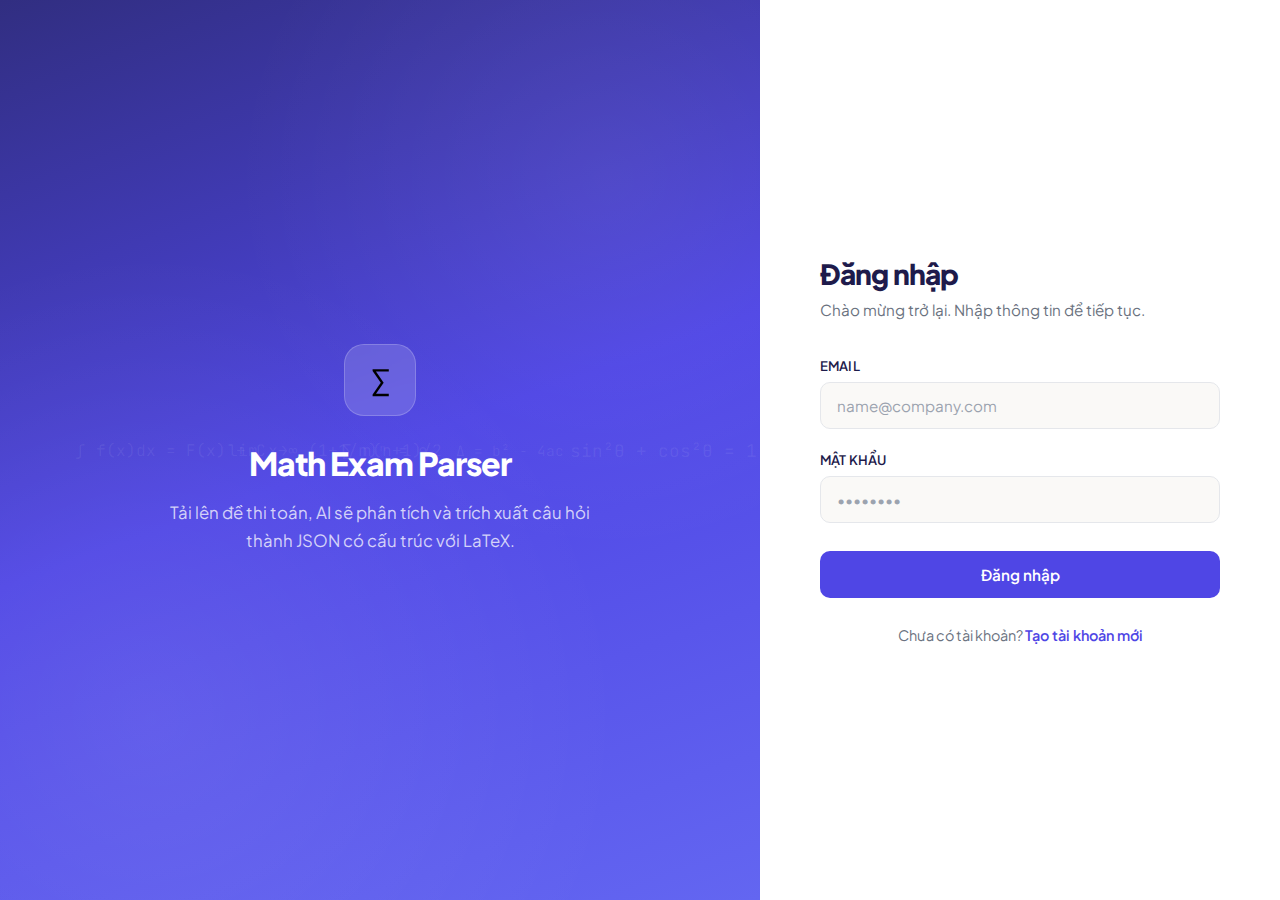
<file: app/templates/login.html>
<!DOCTYPE html>
<html lang="vi">
<head>
    <meta charset="UTF-8">
    <meta name="viewport" content="width=device-width, initial-scale=1.0">
    <title>Đăng nhập — Math Parser</title>
    <link rel="preconnect" href="https://fonts.googleapis.com">
    <link href="https://fonts.googleapis.com/css2?family=Plus+Jakarta+Sans:wght@400;500;600;700;800&family=JetBrains+Mono:wght@400;500&display=swap" rel="stylesheet">
    <style>
        :root {
            --bg: #faf9f7;
            --surface: #ffffff;
            --primary: #4f46e5;
            --primary-light: #eef2ff;
            --primary-dark: #3730a3;
            --text: #1e1b4b;
            --text-secondary: #6b7280;
            --border: #e5e7eb;
            --error: #dc2626;
            --error-bg: #fef2f2;
            --radius: 14px;
            --shadow-sm: 0 1px 2px rgba(0,0,0,0.04);
            --shadow-md: 0 4px 24px rgba(0,0,0,0.06);
            --shadow-lg: 0 12px 48px rgba(0,0,0,0.08);
            --font: 'Plus Jakarta Sans', -apple-system, sans-serif;
            --mono: 'JetBrains Mono', monospace;
        }

        * { margin: 0; padding: 0; box-sizing: border-box; }

        body {
            font-family: var(--font);
            background: var(--bg);
            min-height: 100vh;
            display: flex;
            position: relative;
            overflow: hidden;
        }

        /* Left panel — decorative */
        .auth-hero {
            flex: 1;
            background: var(--primary);
            background: linear-gradient(160deg, #312e81 0%, #4f46e5 50%, #6366f1 100%);
            display: flex;
            flex-direction: column;
            justify-content: center;
            align-items: center;
            padding: 60px;
            position: relative;
            overflow: hidden;
        }

        .auth-hero::before {
            content: '';
            position: absolute;
            inset: 0;
            background:
                radial-gradient(circle at 20% 80%, rgba(255,255,255,0.08) 0%, transparent 50%),
                radial-gradient(circle at 80% 20%, rgba(255,255,255,0.06) 0%, transparent 40%);
        }

        .hero-content {
            position: relative;
            z-index: 1;
            text-align: center;
            max-width: 440px;
        }

        .hero-logo {
            width: 72px;
            height: 72px;
            background: rgba(255,255,255,0.15);
            backdrop-filter: blur(12px);
            border-radius: 20px;
            display: flex;
            align-items: center;
            justify-content: center;
            font-size: 32px;
            margin: 0 auto 28px;
            border: 1px solid rgba(255,255,255,0.2);
        }

        .hero-title {
            color: white;
            font-size: 2rem;
            font-weight: 800;
            letter-spacing: -0.03em;
            line-height: 1.2;
            margin-bottom: 16px;
        }

        .hero-desc {
            color: rgba(255,255,255,0.75);
            font-size: 1.05rem;
            line-height: 1.7;
            font-weight: 400;
        }

        /* Floating math formulas */
        .math-float {
            position: absolute;
            font-family: var(--mono);
            color: rgba(255,255,255,0.07);
            font-size: 1rem;
            white-space: nowrap;
            pointer-events: none;
            animation: floatUp 20s linear infinite;
        }

        @keyframes floatUp {
            0% { transform: translateY(100vh) rotate(0deg); opacity: 0; }
            10% { opacity: 1; }
            90% { opacity: 1; }
            100% { transform: translateY(-100vh) rotate(15deg); opacity: 0; }
        }

        /* Right panel — form */
        .auth-form-panel {
            width: 520px;
            min-width: 420px;
            display: flex;
            flex-direction: column;
            justify-content: center;
            padding: 60px;
            background: var(--surface);
        }

        .form-header {
            margin-bottom: 36px;
        }

        .form-header h1 {
            font-size: 1.75rem;
            font-weight: 800;
            color: var(--text);
            letter-spacing: -0.03em;
            margin-bottom: 8px;
        }

        .form-header p {
            color: var(--text-secondary);
            font-size: 0.95rem;
            line-height: 1.5;
        }

        .form-group {
            margin-bottom: 22px;
        }

        .form-label {
            display: block;
            font-size: 0.82rem;
            font-weight: 600;
            color: var(--text);
            margin-bottom: 8px;
            letter-spacing: 0.01em;
            text-transform: uppercase;
        }

        .form-input {
            width: 100%;
            padding: 13px 16px;
            border: 1.5px solid var(--border);
            border-radius: 10px;
            font-size: 0.95rem;
            font-family: var(--font);
            color: var(--text);
            background: var(--bg);
            transition: all 0.2s ease;
            outline: none;
        }

        .form-input::placeholder {
            color: #9ca3af;
        }

        .form-input:focus {
            border-color: var(--primary);
            background: white;
            box-shadow: 0 0 0 3px var(--primary-light);
        }

        .form-input:hover:not(:focus) {
            border-color: #d1d5db;
        }

        .btn-primary {
            width: 100%;
            padding: 14px;
            background: var(--primary);
            color: white;
            border: none;
            border-radius: 10px;
            font-size: 0.95rem;
            font-weight: 600;
            font-family: var(--font);
            cursor: pointer;
            transition: all 0.2s ease;
            margin-top: 6px;
            position: relative;
            overflow: hidden;
        }

        .btn-primary:hover {
            background: var(--primary-dark);
            transform: translateY(-1px);
            box-shadow: 0 4px 12px rgba(79, 70, 229, 0.3);
        }

        .btn-primary:active {
            transform: translateY(0);
        }

        .btn-primary:disabled {
            opacity: 0.6;
            cursor: not-allowed;
            transform: none;
        }

        .btn-primary .spinner {
            display: none;
            width: 18px;
            height: 18px;
            border: 2px solid rgba(255,255,255,0.3);
            border-top-color: white;
            border-radius: 50%;
            animation: spin 0.6s linear infinite;
            margin: 0 auto;
        }

        .btn-primary.loading .btn-text { display: none; }
        .btn-primary.loading .spinner { display: inline-block; }

        @keyframes spin {
            to { transform: rotate(360deg); }
        }

        .form-footer {
            text-align: center;
            margin-top: 28px;
            font-size: 0.9rem;
            color: var(--text-secondary);
        }

        .form-footer a {
            color: var(--primary);
            text-decoration: none;
            font-weight: 600;
            transition: color 0.2s;
        }

        .form-footer a:hover {
            color: var(--primary-dark);
        }

        .error-msg {
            background: var(--error-bg);
            color: var(--error);
            padding: 12px 16px;
            border-radius: 10px;
            font-size: 0.88rem;
            margin-bottom: 20px;
            display: none;
            font-weight: 500;
            border: 1px solid #fecaca;
            animation: shake 0.4s ease;
        }

        .error-msg.visible { display: block; }

        @keyframes shake {
            0%, 100% { transform: translateX(0); }
            20%, 60% { transform: translateX(-6px); }
            40%, 80% { transform: translateX(6px); }
        }

        /* Responsive */
        @media (max-width: 900px) {
            .auth-hero { display: none; }
            .auth-form-panel {
                width: 100%;
                min-width: unset;
                padding: 40px 24px;
            }
        }

        /* Page load animation */
        .auth-form-panel {
            animation: slideIn 0.5s cubic-bezier(0.16, 1, 0.3, 1) both;
        }

        @keyframes slideIn {
            from { opacity: 0; transform: translateX(20px); }
            to { opacity: 1; transform: translateX(0); }
        }
    </style>
</head>
<body>
    <div class="auth-hero">
        <div class="math-float" style="left:10%;animation-delay:-2s;">∫ f(x)dx = F(x) + C</div>
        <div class="math-float" style="left:60%;animation-delay:-8s;font-size:0.9rem;">Δ = b² − 4ac</div>
        <div class="math-float" style="left:30%;animation-delay:-14s;">lim x→∞ (1+1/n)ⁿ = e</div>
        <div class="math-float" style="left:75%;animation-delay:-5s;font-size:1.1rem;">sin²θ + cos²θ = 1</div>
        <div class="math-float" style="left:45%;animation-delay:-11s;">∑ n(n+1)/2</div>

        <div class="hero-content">
            <div class="hero-logo">∑</div>
            <h2 class="hero-title">Math Exam Parser</h2>
            <p class="hero-desc">Tải lên đề thi toán, AI sẽ phân tích và trích xuất câu hỏi thành JSON có cấu trúc với LaTeX.</p>
        </div>
    </div>

    <div class="auth-form-panel">
        <div class="form-header">
            <h1>Đăng nhập</h1>
            <p>Chào mừng trở lại. Nhập thông tin để tiếp tục.</p>
        </div>

        <div class="error-msg" id="errorMsg"></div>

        <form id="loginForm" autocomplete="on">
            <div class="form-group">
                <label class="form-label" for="email">Email</label>
                <input class="form-input" type="email" id="email" name="email" placeholder="name@company.com" required autocomplete="email">
            </div>
            <div class="form-group">
                <label class="form-label" for="password">Mật khẩu</label>
                <input class="form-input" type="password" id="password" name="password" placeholder="••••••••" required autocomplete="current-password">
            </div>
            <button type="submit" class="btn-primary" id="submitBtn">
                <span class="btn-text">Đăng nhập</span>
                <div class="spinner"></div>
            </button>
        </form>

        <div class="form-footer">
            Chưa có tài khoản? <a href="/register">Tạo tài khoản mới</a>
        </div>
    </div>

    <script>
        const form = document.getElementById('loginForm');
        const errorMsg = document.getElementById('errorMsg');
        const submitBtn = document.getElementById('submitBtn');

        form.addEventListener('submit', async (e) => {
            e.preventDefault();
            errorMsg.classList.remove('visible');
            submitBtn.classList.add('loading');
            submitBtn.disabled = true;

            try {
                const formData = new URLSearchParams();
                formData.append('username', document.getElementById('email').value);
                formData.append('password', document.getElementById('password').value);

                const res = await fetch('/api/v1/auth/login', {
                    method: 'POST',
                    headers: { 'Content-Type': 'application/x-www-form-urlencoded' },
                    body: formData
                });

                if (!res.ok) {
                    const data = await res.json().catch(() => ({}));
                    throw new Error(data.detail || 'Email hoặc mật khẩu không đúng');
                }

                const data = await res.json();
                localStorage.setItem('token', data.access_token);
                window.location.href = '/';
            } catch (err) {
                errorMsg.textContent = err.message;
                errorMsg.classList.add('visible');
            } finally {
                submitBtn.classList.remove('loading');
                submitBtn.disabled = false;
            }
        });
    </script>
</body>
</html>
</file>
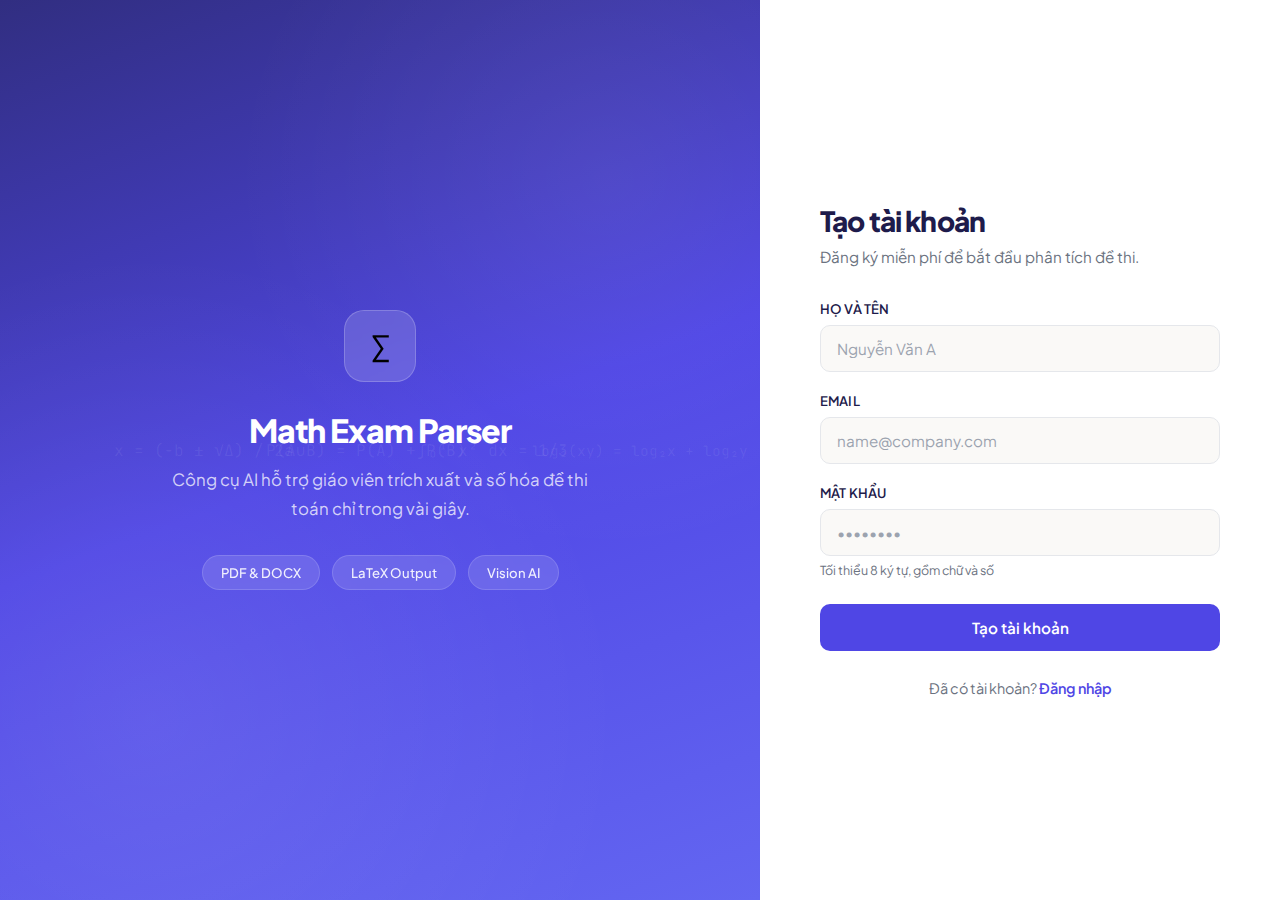
<file: app/templates/register.html>
<!DOCTYPE html>
<html lang="vi">
<head>
    <meta charset="UTF-8">
    <meta name="viewport" content="width=device-width, initial-scale=1.0">
    <title>Đăng ký — Math Parser</title>
    <link rel="preconnect" href="https://fonts.googleapis.com">
    <link href="https://fonts.googleapis.com/css2?family=Plus+Jakarta+Sans:wght@400;500;600;700;800&family=JetBrains+Mono:wght@400;500&display=swap" rel="stylesheet">
    <style>
        :root {
            --bg: #faf9f7;
            --surface: #ffffff;
            --primary: #4f46e5;
            --primary-light: #eef2ff;
            --primary-dark: #3730a3;
            --text: #1e1b4b;
            --text-secondary: #6b7280;
            --border: #e5e7eb;
            --error: #dc2626;
            --error-bg: #fef2f2;
            --success: #16a34a;
            --success-bg: #f0fdf4;
            --radius: 14px;
            --font: 'Plus Jakarta Sans', -apple-system, sans-serif;
            --mono: 'JetBrains Mono', monospace;
        }

        * { margin: 0; padding: 0; box-sizing: border-box; }

        body {
            font-family: var(--font);
            background: var(--bg);
            min-height: 100vh;
            display: flex;
            overflow: hidden;
        }

        /* Left hero */
        .auth-hero {
            flex: 1;
            background: linear-gradient(160deg, #312e81 0%, #4f46e5 50%, #6366f1 100%);
            display: flex;
            flex-direction: column;
            justify-content: center;
            align-items: center;
            padding: 60px;
            position: relative;
            overflow: hidden;
        }

        .auth-hero::before {
            content: '';
            position: absolute;
            inset: 0;
            background:
                radial-gradient(circle at 20% 80%, rgba(255,255,255,0.08) 0%, transparent 50%),
                radial-gradient(circle at 80% 20%, rgba(255,255,255,0.06) 0%, transparent 40%);
        }

        .hero-content { position: relative; z-index: 1; text-align: center; max-width: 440px; }

        .hero-logo {
            width: 72px; height: 72px;
            background: rgba(255,255,255,0.15);
            backdrop-filter: blur(12px);
            border-radius: 20px;
            display: flex; align-items: center; justify-content: center;
            font-size: 32px; margin: 0 auto 28px;
            border: 1px solid rgba(255,255,255,0.2);
        }

        .hero-title { color: white; font-size: 2rem; font-weight: 800; letter-spacing: -0.03em; margin-bottom: 16px; }
        .hero-desc { color: rgba(255,255,255,0.75); font-size: 1.05rem; line-height: 1.7; }

        .math-float {
            position: absolute; font-family: var(--mono); color: rgba(255,255,255,0.07);
            font-size: 1rem; white-space: nowrap; pointer-events: none;
            animation: floatUp 20s linear infinite;
        }

        @keyframes floatUp {
            0% { transform: translateY(100vh) rotate(0deg); opacity: 0; }
            10% { opacity: 1; } 90% { opacity: 1; }
            100% { transform: translateY(-100vh) rotate(15deg); opacity: 0; }
        }

        /* Feature chips */
        .features {
            display: flex;
            gap: 12px;
            margin-top: 32px;
            flex-wrap: wrap;
            justify-content: center;
        }

        .feature-chip {
            background: rgba(255,255,255,0.12);
            backdrop-filter: blur(8px);
            padding: 8px 18px;
            border-radius: 100px;
            color: rgba(255,255,255,0.9);
            font-size: 0.82rem;
            font-weight: 500;
            border: 1px solid rgba(255,255,255,0.15);
        }

        /* Right form */
        .auth-form-panel {
            width: 520px; min-width: 420px;
            display: flex; flex-direction: column; justify-content: center;
            padding: 60px; background: var(--surface);
            animation: slideIn 0.5s cubic-bezier(0.16, 1, 0.3, 1) both;
        }

        @keyframes slideIn {
            from { opacity: 0; transform: translateX(20px); }
            to { opacity: 1; transform: translateX(0); }
        }

        .form-header { margin-bottom: 32px; }
        .form-header h1 { font-size: 1.75rem; font-weight: 800; color: var(--text); letter-spacing: -0.03em; margin-bottom: 8px; }
        .form-header p { color: var(--text-secondary); font-size: 0.95rem; line-height: 1.5; }

        .form-group { margin-bottom: 20px; }

        .form-label {
            display: block; font-size: 0.82rem; font-weight: 600;
            color: var(--text); margin-bottom: 8px;
            letter-spacing: 0.01em; text-transform: uppercase;
        }

        .form-input {
            width: 100%; padding: 13px 16px;
            border: 1.5px solid var(--border); border-radius: 10px;
            font-size: 0.95rem; font-family: var(--font);
            color: var(--text); background: var(--bg);
            transition: all 0.2s ease; outline: none;
        }

        .form-input::placeholder { color: #9ca3af; }
        .form-input:focus { border-color: var(--primary); background: white; box-shadow: 0 0 0 3px var(--primary-light); }
        .form-input:hover:not(:focus) { border-color: #d1d5db; }

        .password-hint {
            font-size: 0.78rem;
            color: var(--text-secondary);
            margin-top: 6px;
        }

        .btn-primary {
            width: 100%; padding: 14px; background: var(--primary);
            color: white; border: none; border-radius: 10px;
            font-size: 0.95rem; font-weight: 600; font-family: var(--font);
            cursor: pointer; transition: all 0.2s ease; margin-top: 6px;
        }

        .btn-primary:hover { background: var(--primary-dark); transform: translateY(-1px); box-shadow: 0 4px 12px rgba(79,70,229,0.3); }
        .btn-primary:active { transform: translateY(0); }
        .btn-primary:disabled { opacity: 0.6; cursor: not-allowed; transform: none; }

        .btn-primary .spinner {
            display: none; width: 18px; height: 18px;
            border: 2px solid rgba(255,255,255,0.3); border-top-color: white;
            border-radius: 50%; animation: spin 0.6s linear infinite; margin: 0 auto;
        }

        .btn-primary.loading .btn-text { display: none; }
        .btn-primary.loading .spinner { display: inline-block; }

        @keyframes spin { to { transform: rotate(360deg); } }

        .form-footer { text-align: center; margin-top: 28px; font-size: 0.9rem; color: var(--text-secondary); }
        .form-footer a { color: var(--primary); text-decoration: none; font-weight: 600; transition: color 0.2s; }
        .form-footer a:hover { color: var(--primary-dark); }

        .alert {
            padding: 12px 16px; border-radius: 10px;
            font-size: 0.88rem; margin-bottom: 20px;
            display: none; font-weight: 500;
            animation: shake 0.4s ease;
        }

        .alert.error { background: var(--error-bg); color: var(--error); border: 1px solid #fecaca; }
        .alert.success { background: var(--success-bg); color: var(--success); border: 1px solid #bbf7d0; }
        .alert.visible { display: block; }

        @keyframes shake {
            0%, 100% { transform: translateX(0); }
            20%, 60% { transform: translateX(-6px); }
            40%, 80% { transform: translateX(6px); }
        }

        @media (max-width: 900px) {
            .auth-hero { display: none; }
            .auth-form-panel { width: 100%; min-width: unset; padding: 40px 24px; }
        }
    </style>
</head>
<body>
    <div class="auth-hero">
        <div class="math-float" style="left:15%;animation-delay:-3s;">x = (−b ± √Δ) / 2a</div>
        <div class="math-float" style="left:55%;animation-delay:-9s;">∫₀¹ x² dx = 1/3</div>
        <div class="math-float" style="left:35%;animation-delay:-15s;">P(A∪B) = P(A) + P(B)</div>
        <div class="math-float" style="left:70%;animation-delay:-6s;font-size:0.9rem;">log₂(xy) = log₂x + log₂y</div>

        <div class="hero-content">
            <div class="hero-logo">∑</div>
            <h2 class="hero-title">Math Exam Parser</h2>
            <p class="hero-desc">Công cụ AI hỗ trợ giáo viên trích xuất và số hóa đề thi toán chỉ trong vài giây.</p>
            <div class="features">
                <span class="feature-chip">PDF & DOCX</span>
                <span class="feature-chip">LaTeX Output</span>
                <span class="feature-chip">Vision AI</span>
            </div>
        </div>
    </div>

    <div class="auth-form-panel">
        <div class="form-header">
            <h1>Tạo tài khoản</h1>
            <p>Đăng ký miễn phí để bắt đầu phân tích đề thi.</p>
        </div>

        <div class="alert" id="alertMsg"></div>

        <form id="registerForm" autocomplete="on">
            <div class="form-group">
                <label class="form-label" for="full_name">Họ và tên</label>
                <input class="form-input" type="text" id="full_name" name="name" placeholder="Nguyễn Văn A" required autocomplete="name">
            </div>
            <div class="form-group">
                <label class="form-label" for="email">Email</label>
                <input class="form-input" type="email" id="email" name="email" placeholder="name@company.com" required autocomplete="email">
            </div>
            <div class="form-group">
                <label class="form-label" for="password">Mật khẩu</label>
                <input class="form-input" type="password" id="password" name="password" placeholder="••••••••" required minlength="8" autocomplete="new-password">
                <p class="password-hint">Tối thiểu 8 ký tự, gồm chữ và số</p>
            </div>
            <button type="submit" class="btn-primary" id="submitBtn">
                <span class="btn-text">Tạo tài khoản</span>
                <div class="spinner"></div>
            </button>
        </form>

        <div class="form-footer">
            Đã có tài khoản? <a href="/login">Đăng nhập</a>
        </div>
    </div>

    <script>
        const form = document.getElementById('registerForm');
        const alertMsg = document.getElementById('alertMsg');
        const submitBtn = document.getElementById('submitBtn');

        form.addEventListener('submit', async (e) => {
            e.preventDefault();
            alertMsg.classList.remove('visible', 'error', 'success');
            submitBtn.classList.add('loading');
            submitBtn.disabled = true;

            try {
                const res = await fetch('/api/v1/auth/register', {
                    method: 'POST',
                    headers: { 'Content-Type': 'application/json' },
                    body: JSON.stringify({
                        email: document.getElementById('email').value,
                        password: document.getElementById('password').value,
                        full_name: document.getElementById('full_name').value,
                        role: 'user'
                    })
                });

                if (!res.ok) {
                    const data = await res.json().catch(() => ({}));
                    throw new Error(data.detail || 'Đăng ký thất bại');
                }

                alertMsg.textContent = '✓ Đăng ký thành công! Đang chuyển sang đăng nhập...';
                alertMsg.classList.add('visible', 'success');
                setTimeout(() => window.location.href = '/login', 1500);
            } catch (err) {
                alertMsg.textContent = err.message;
                alertMsg.classList.add('visible', 'error');
                submitBtn.classList.remove('loading');
                submitBtn.disabled = false;
            }
        });
    </script>
</body>
</html>
</file>
